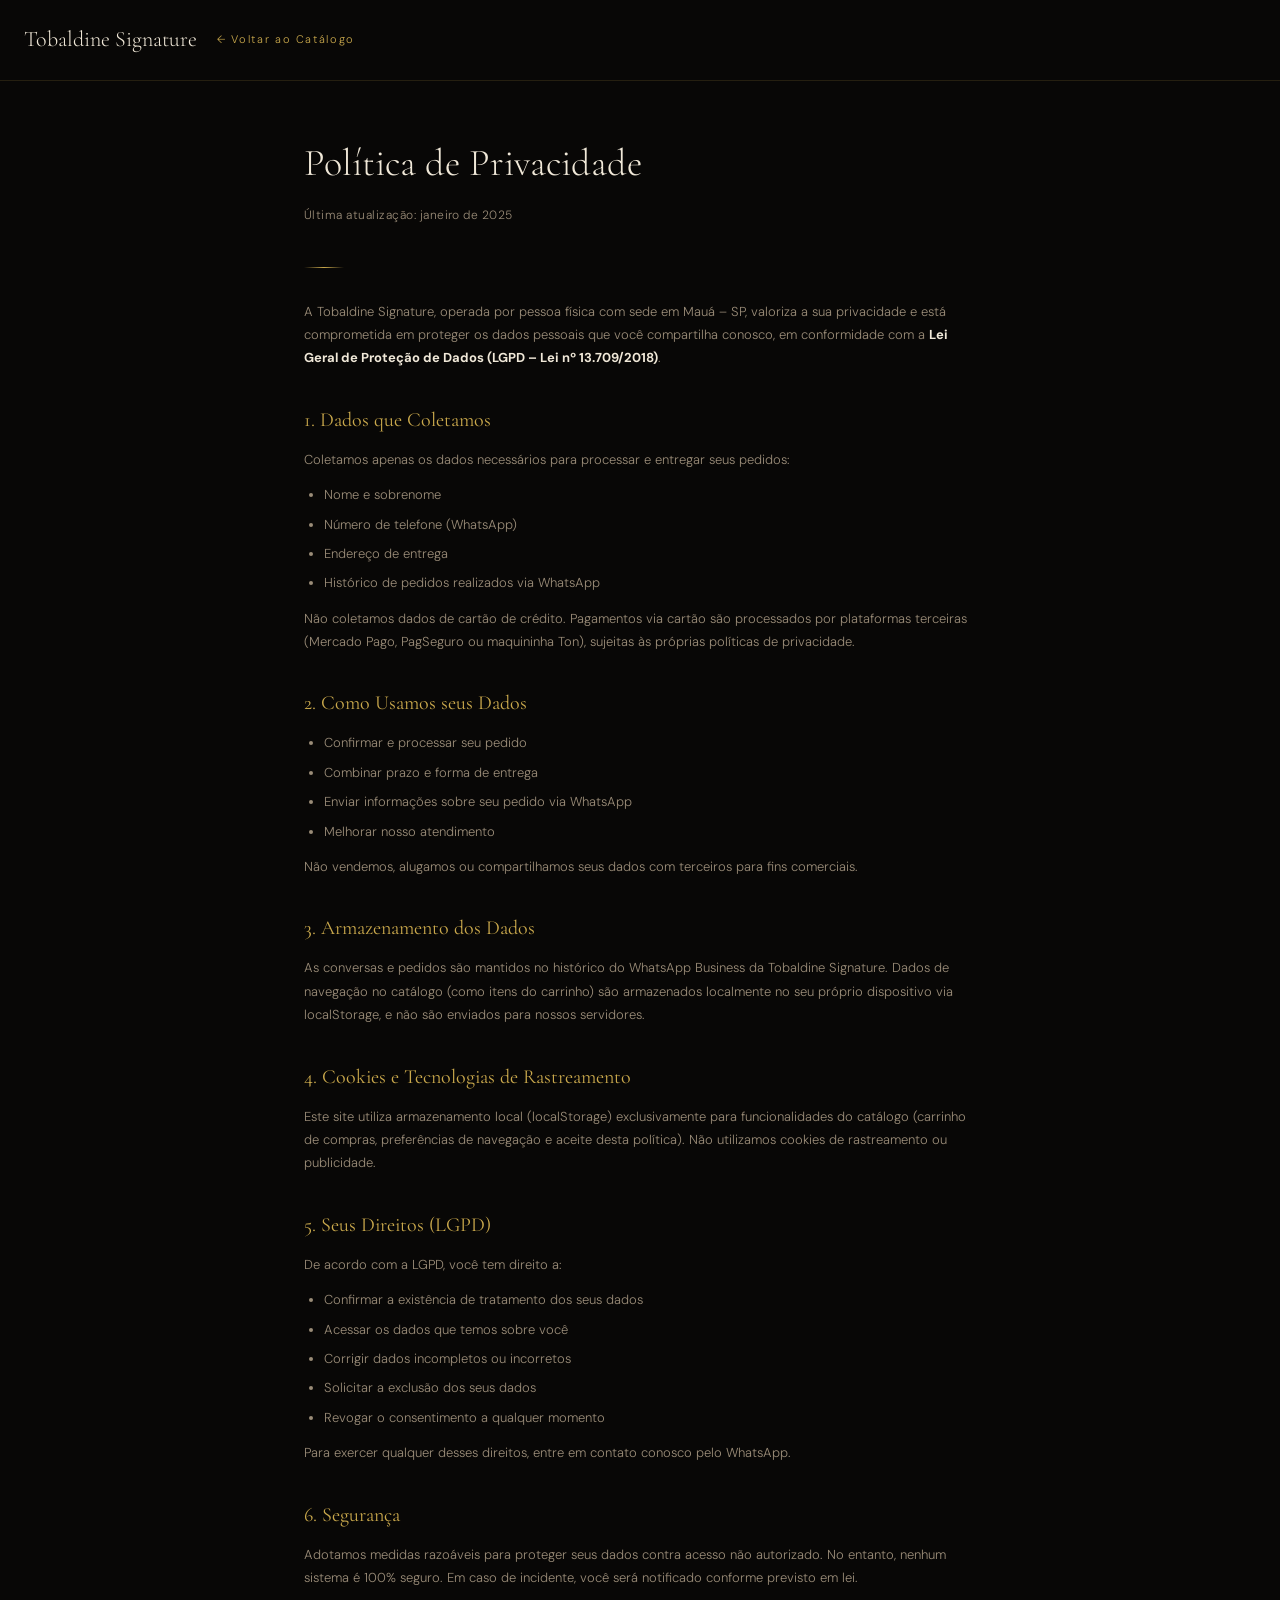
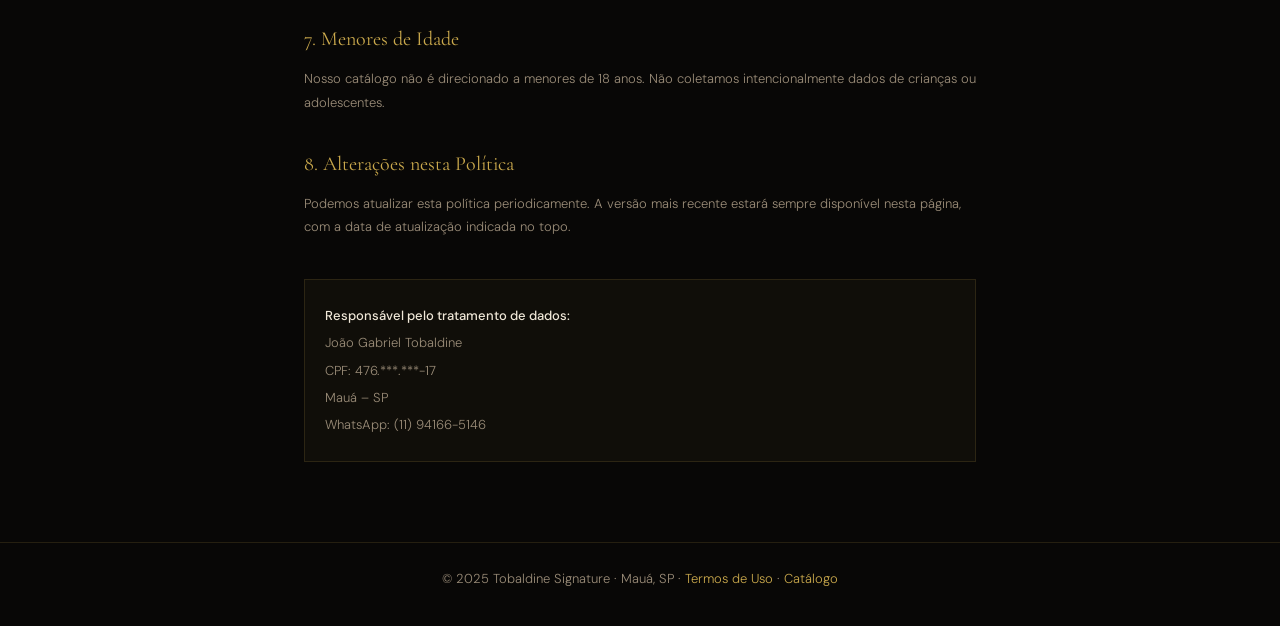
<file: privacidade.html>
<!DOCTYPE html>
<html lang="pt-BR">
<head>
  <meta charset="UTF-8" />
  <meta name="viewport" content="width=device-width, initial-scale=1.0" />
  <title>Política de Privacidade · Tobaldine Signature</title>
  <link href="https://fonts.googleapis.com/css2?family=Cormorant+Garamond:wght@300;400&family=DM+Sans:wght@300;400;500&display=swap" rel="stylesheet" />
  <style>
    *, *::before, *::after { box-sizing: border-box; margin: 0; padding: 0; }
    :root {
      --gold: #c9a84c; --dark: #080706; --text: #f0e8d8;
      --text-muted: #9a8c78; --text-dim: #4a4235;
      --border: rgba(201,168,76,0.15);
    }
    body { background: var(--dark); color: var(--text); font-family: "DM Sans", sans-serif; font-weight: 300; line-height: 1.8; }
    header { border-bottom: 1px solid var(--border); padding: 20px 24px; display: flex; align-items: center; gap: 20px; }
    header a { color: var(--gold); text-decoration: none; font-size: 11px; letter-spacing: 0.15em; }
    header a:hover { text-decoration: underline; }
    .logo { font-family: "Cormorant Garamond", serif; font-size: 22px; font-weight: 300; color: var(--text); }
    main { max-width: 720px; margin: 0 auto; padding: 48px 24px 80px; }
    h1 { font-family: "Cormorant Garamond", serif; font-size: clamp(26px,5vw,38px); font-weight: 300; color: var(--text); margin-bottom: 8px; }
    .subtitle { font-size: 12px; color: var(--text-muted); margin-bottom: 40px; letter-spacing: 0.04em; }
    h2 { font-family: "Cormorant Garamond", serif; font-size: 20px; font-weight: 400; color: var(--gold); margin: 32px 0 10px; }
    p { font-size: 13px; color: var(--text-muted); margin-bottom: 12px; }
    ul { padding-left: 20px; margin-bottom: 12px; }
    li { font-size: 13px; color: var(--text-muted); margin-bottom: 6px; }
    .divider { width: 40px; height: 1px; background: linear-gradient(90deg,transparent,var(--gold),transparent); margin: 16px 0 32px; }
    .contact-box { background: rgba(201,168,76,0.04); border: 1px solid var(--border); padding: 20px; margin-top: 40px; }
    .contact-box p { margin: 4px 0; }
    .contact-box strong { color: var(--text); font-weight: 500; }
    footer { text-align: center; padding: 24px; border-top: 1px solid var(--border); font-size: 10px; color: var(--text-dim); }
    footer a { color: var(--gold); text-decoration: none; }
  </style>
</head>
<body>
  <header>
    <span class="logo">Tobaldine Signature</span>
    <a href="index.html">← Voltar ao Catálogo</a>
  </header>

  <main>
    <h1>Política de Privacidade</h1>
    <p class="subtitle">Última atualização: janeiro de 2025</p>
    <div class="divider"></div>

    <p>A Tobaldine Signature, operada por pessoa física com sede em Mauá – SP, valoriza a sua privacidade e está comprometida em proteger os dados pessoais que você compartilha conosco, em conformidade com a <strong style="color:var(--text)">Lei Geral de Proteção de Dados (LGPD – Lei nº 13.709/2018)</strong>.</p>

    <h2>1. Dados que Coletamos</h2>
    <p>Coletamos apenas os dados necessários para processar e entregar seus pedidos:</p>
    <ul>
      <li>Nome e sobrenome</li>
      <li>Número de telefone (WhatsApp)</li>
      <li>Endereço de entrega</li>
      <li>Histórico de pedidos realizados via WhatsApp</li>
    </ul>
    <p>Não coletamos dados de cartão de crédito. Pagamentos via cartão são processados por plataformas terceiras (Mercado Pago, PagSeguro ou maquininha Ton), sujeitas às próprias políticas de privacidade.</p>

    <h2>2. Como Usamos seus Dados</h2>
    <ul>
      <li>Confirmar e processar seu pedido</li>
      <li>Combinar prazo e forma de entrega</li>
      <li>Enviar informações sobre seu pedido via WhatsApp</li>
      <li>Melhorar nosso atendimento</li>
    </ul>
    <p>Não vendemos, alugamos ou compartilhamos seus dados com terceiros para fins comerciais.</p>

    <h2>3. Armazenamento dos Dados</h2>
    <p>As conversas e pedidos são mantidos no histórico do WhatsApp Business da Tobaldine Signature. Dados de navegação no catálogo (como itens do carrinho) são armazenados localmente no seu próprio dispositivo via localStorage, e não são enviados para nossos servidores.</p>

    <h2>4. Cookies e Tecnologias de Rastreamento</h2>
    <p>Este site utiliza armazenamento local (localStorage) exclusivamente para funcionalidades do catálogo (carrinho de compras, preferências de navegação e aceite desta política). Não utilizamos cookies de rastreamento ou publicidade.</p>

    <h2>5. Seus Direitos (LGPD)</h2>
    <p>De acordo com a LGPD, você tem direito a:</p>
    <ul>
      <li>Confirmar a existência de tratamento dos seus dados</li>
      <li>Acessar os dados que temos sobre você</li>
      <li>Corrigir dados incompletos ou incorretos</li>
      <li>Solicitar a exclusão dos seus dados</li>
      <li>Revogar o consentimento a qualquer momento</li>
    </ul>
    <p>Para exercer qualquer desses direitos, entre em contato conosco pelo WhatsApp.</p>

    <h2>6. Segurança</h2>
    <p>Adotamos medidas razoáveis para proteger seus dados contra acesso não autorizado. No entanto, nenhum sistema é 100% seguro. Em caso de incidente, você será notificado conforme previsto em lei.</p>

    <h2>7. Menores de Idade</h2>
    <p>Nosso catálogo não é direcionado a menores de 18 anos. Não coletamos intencionalmente dados de crianças ou adolescentes.</p>

    <h2>8. Alterações nesta Política</h2>
    <p>Podemos atualizar esta política periodicamente. A versão mais recente estará sempre disponível nesta página, com a data de atualização indicada no topo.</p>

    <div class="contact-box">
      <p><strong>Responsável pelo tratamento de dados:</strong></p>
      <p>João Gabriel Tobaldine</p>
      <p>CPF: 476.***.***-17</p>
      <p>Mauá – SP</p>
      <p>WhatsApp: (11) 94166-5146</p>
    </div>
  </main>

  <footer>
    <p>© 2025 Tobaldine Signature · Mauá, SP ·
      <a href="termos.html">Termos de Uso</a> ·
      <a href="index.html">Catálogo</a>
    </p>
  </footer>
</body>
</html>
</file>
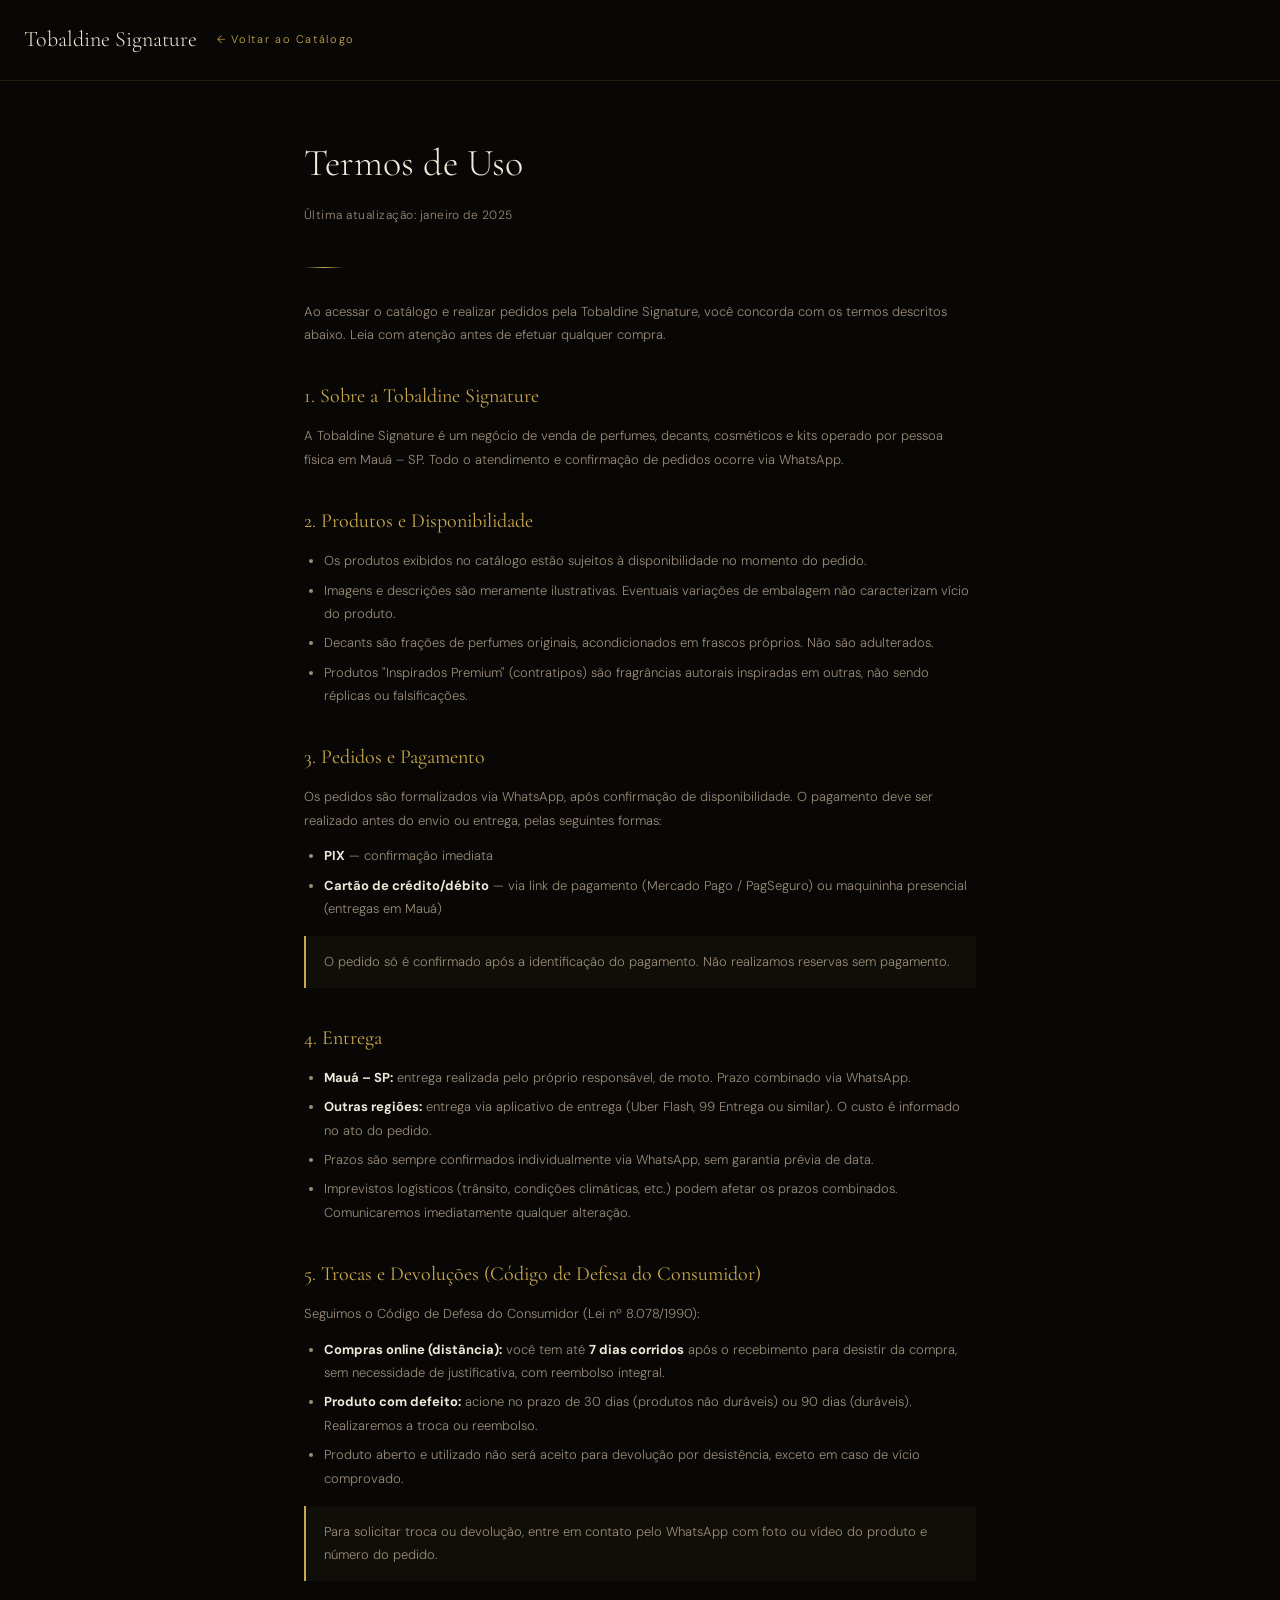
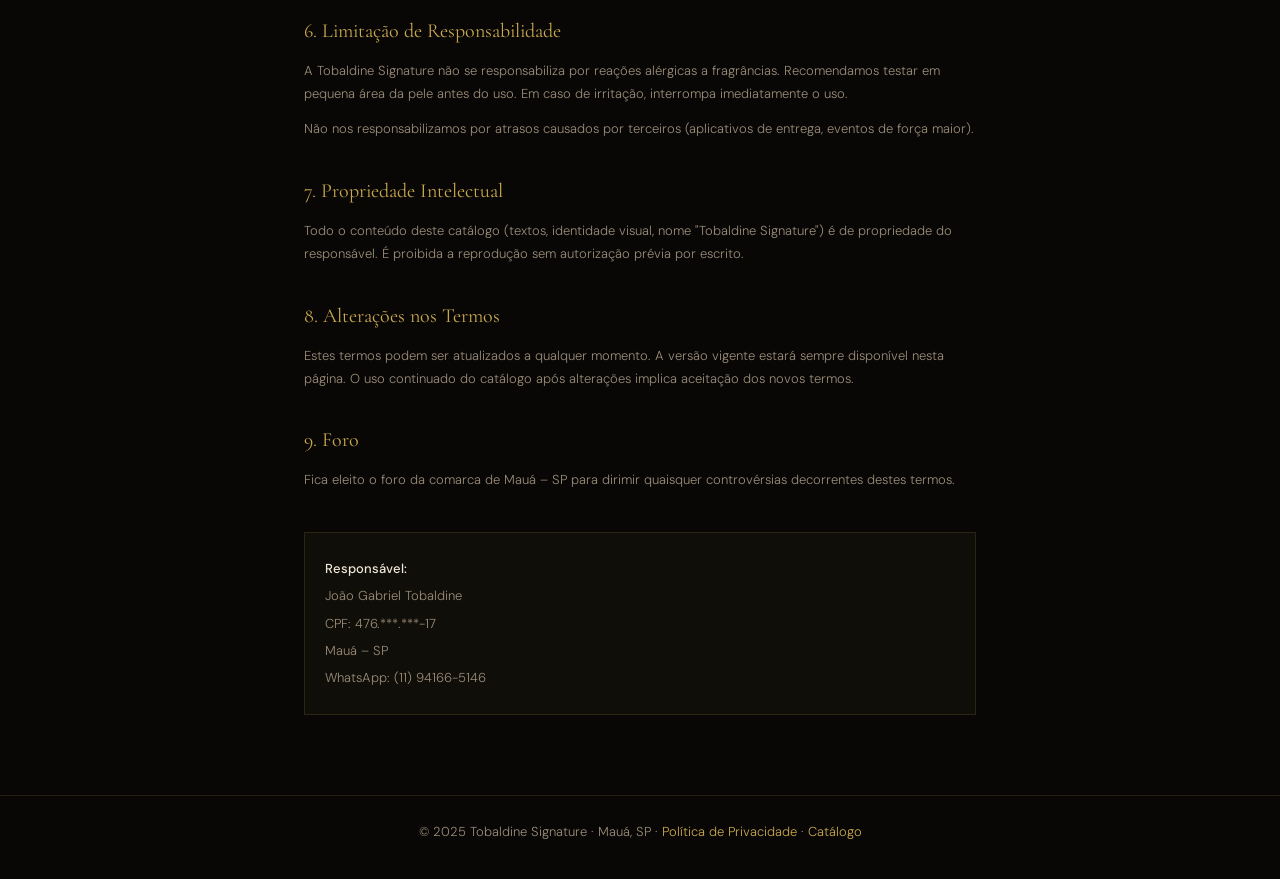
<file: termos.html>
<!DOCTYPE html>
<html lang="pt-BR">
<head>
  <meta charset="UTF-8" />
  <meta name="viewport" content="width=device-width, initial-scale=1.0" />
  <title>Termos de Uso · Tobaldine Signature</title>
  <link href="https://fonts.googleapis.com/css2?family=Cormorant+Garamond:wght@300;400&family=DM+Sans:wght@300;400;500&display=swap" rel="stylesheet" />
  <style>
    *, *::before, *::after { box-sizing: border-box; margin: 0; padding: 0; }
    :root {
      --gold: #c9a84c; --dark: #080706; --text: #f0e8d8;
      --text-muted: #9a8c78; --text-dim: #4a4235;
      --border: rgba(201,168,76,0.15);
    }
    body { background: var(--dark); color: var(--text); font-family: "DM Sans", sans-serif; font-weight: 300; line-height: 1.8; }
    header { border-bottom: 1px solid var(--border); padding: 20px 24px; display: flex; align-items: center; gap: 20px; }
    header a { color: var(--gold); text-decoration: none; font-size: 11px; letter-spacing: 0.15em; }
    header a:hover { text-decoration: underline; }
    .logo { font-family: "Cormorant Garamond", serif; font-size: 22px; font-weight: 300; color: var(--text); }
    main { max-width: 720px; margin: 0 auto; padding: 48px 24px 80px; }
    h1 { font-family: "Cormorant Garamond", serif; font-size: clamp(26px,5vw,38px); font-weight: 300; color: var(--text); margin-bottom: 8px; }
    .subtitle { font-size: 12px; color: var(--text-muted); margin-bottom: 40px; letter-spacing: 0.04em; }
    h2 { font-family: "Cormorant Garamond", serif; font-size: 20px; font-weight: 400; color: var(--gold); margin: 32px 0 10px; }
    p { font-size: 13px; color: var(--text-muted); margin-bottom: 12px; }
    ul { padding-left: 20px; margin-bottom: 12px; }
    li { font-size: 13px; color: var(--text-muted); margin-bottom: 6px; }
    .divider { width: 40px; height: 1px; background: linear-gradient(90deg,transparent,var(--gold),transparent); margin: 16px 0 32px; }
    .highlight { background: rgba(201,168,76,0.04); border-left: 2px solid var(--gold); padding: 14px 18px; margin: 16px 0; }
    .highlight p { margin: 0; }
    .contact-box { background: rgba(201,168,76,0.04); border: 1px solid var(--border); padding: 20px; margin-top: 40px; }
    .contact-box p { margin: 4px 0; }
    .contact-box strong { color: var(--text); font-weight: 500; }
    footer { text-align: center; padding: 24px; border-top: 1px solid var(--border); font-size: 10px; color: var(--text-dim); }
    footer a { color: var(--gold); text-decoration: none; }
  </style>
</head>
<body>
  <header>
    <span class="logo">Tobaldine Signature</span>
    <a href="index.html">← Voltar ao Catálogo</a>
  </header>

  <main>
    <h1>Termos de Uso</h1>
    <p class="subtitle">Última atualização: janeiro de 2025</p>
    <div class="divider"></div>

    <p>Ao acessar o catálogo e realizar pedidos pela Tobaldine Signature, você concorda com os termos descritos abaixo. Leia com atenção antes de efetuar qualquer compra.</p>

    <h2>1. Sobre a Tobaldine Signature</h2>
    <p>A Tobaldine Signature é um negócio de venda de perfumes, decants, cosméticos e kits operado por pessoa física em Mauá – SP. Todo o atendimento e confirmação de pedidos ocorre via WhatsApp.</p>

    <h2>2. Produtos e Disponibilidade</h2>
    <ul>
      <li>Os produtos exibidos no catálogo estão sujeitos à disponibilidade no momento do pedido.</li>
      <li>Imagens e descrições são meramente ilustrativas. Eventuais variações de embalagem não caracterizam vício do produto.</li>
      <li>Decants são frações de perfumes originais, acondicionados em frascos próprios. Não são adulterados.</li>
      <li>Produtos "Inspirados Premium" (contratipos) são fragrâncias autorais inspiradas em outras, não sendo réplicas ou falsificações.</li>
    </ul>

    <h2>3. Pedidos e Pagamento</h2>
    <p>Os pedidos são formalizados via WhatsApp, após confirmação de disponibilidade. O pagamento deve ser realizado antes do envio ou entrega, pelas seguintes formas:</p>
    <ul>
      <li><strong style="color:var(--text)">PIX</strong> — confirmação imediata</li>
      <li><strong style="color:var(--text)">Cartão de crédito/débito</strong> — via link de pagamento (Mercado Pago / PagSeguro) ou maquininha presencial (entregas em Mauá)</li>
    </ul>
    <div class="highlight">
      <p>O pedido só é confirmado após a identificação do pagamento. Não realizamos reservas sem pagamento.</p>
    </div>

    <h2>4. Entrega</h2>
    <ul>
      <li><strong style="color:var(--text)">Mauá – SP:</strong> entrega realizada pelo próprio responsável, de moto. Prazo combinado via WhatsApp.</li>
      <li><strong style="color:var(--text)">Outras regiões:</strong> entrega via aplicativo de entrega (Uber Flash, 99 Entrega ou similar). O custo é informado no ato do pedido.</li>
      <li>Prazos são sempre confirmados individualmente via WhatsApp, sem garantia prévia de data.</li>
      <li>Imprevistos logísticos (trânsito, condições climáticas, etc.) podem afetar os prazos combinados. Comunicaremos imediatamente qualquer alteração.</li>
    </ul>

    <h2>5. Trocas e Devoluções (Código de Defesa do Consumidor)</h2>
    <p>Seguimos o Código de Defesa do Consumidor (Lei nº 8.078/1990):</p>
    <ul>
      <li><strong style="color:var(--text)">Compras online (distância):</strong> você tem até <strong style="color:var(--text)">7 dias corridos</strong> após o recebimento para desistir da compra, sem necessidade de justificativa, com reembolso integral.</li>
      <li><strong style="color:var(--text)">Produto com defeito:</strong> acione no prazo de 30 dias (produtos não duráveis) ou 90 dias (duráveis). Realizaremos a troca ou reembolso.</li>
      <li>Produto aberto e utilizado não será aceito para devolução por desistência, exceto em caso de vício comprovado.</li>
    </ul>
    <div class="highlight">
      <p>Para solicitar troca ou devolução, entre em contato pelo WhatsApp com foto ou vídeo do produto e número do pedido.</p>
    </div>

    <h2>6. Limitação de Responsabilidade</h2>
    <p>A Tobaldine Signature não se responsabiliza por reações alérgicas a fragrâncias. Recomendamos testar em pequena área da pele antes do uso. Em caso de irritação, interrompa imediatamente o uso.</p>
    <p>Não nos responsabilizamos por atrasos causados por terceiros (aplicativos de entrega, eventos de força maior).</p>

    <h2>7. Propriedade Intelectual</h2>
    <p>Todo o conteúdo deste catálogo (textos, identidade visual, nome "Tobaldine Signature") é de propriedade do responsável. É proibida a reprodução sem autorização prévia por escrito.</p>

    <h2>8. Alterações nos Termos</h2>
    <p>Estes termos podem ser atualizados a qualquer momento. A versão vigente estará sempre disponível nesta página. O uso continuado do catálogo após alterações implica aceitação dos novos termos.</p>

    <h2>9. Foro</h2>
    <p>Fica eleito o foro da comarca de Mauá – SP para dirimir quaisquer controvérsias decorrentes destes termos.</p>

    <div class="contact-box">
      <p><strong>Responsável:</strong></p>
      <p>João Gabriel Tobaldine</p>
      <p>CPF: 476.***.***-17</p>
      <p>Mauá – SP</p>
      <p>WhatsApp: (11) 94166-5146</p>
    </div>
  </main>

  <footer>
    <p>© 2025 Tobaldine Signature · Mauá, SP ·
      <a href="privacidade.html">Política de Privacidade</a> ·
      <a href="index.html">Catálogo</a>
    </p>
  </footer>
</body>
</html>
</file>
